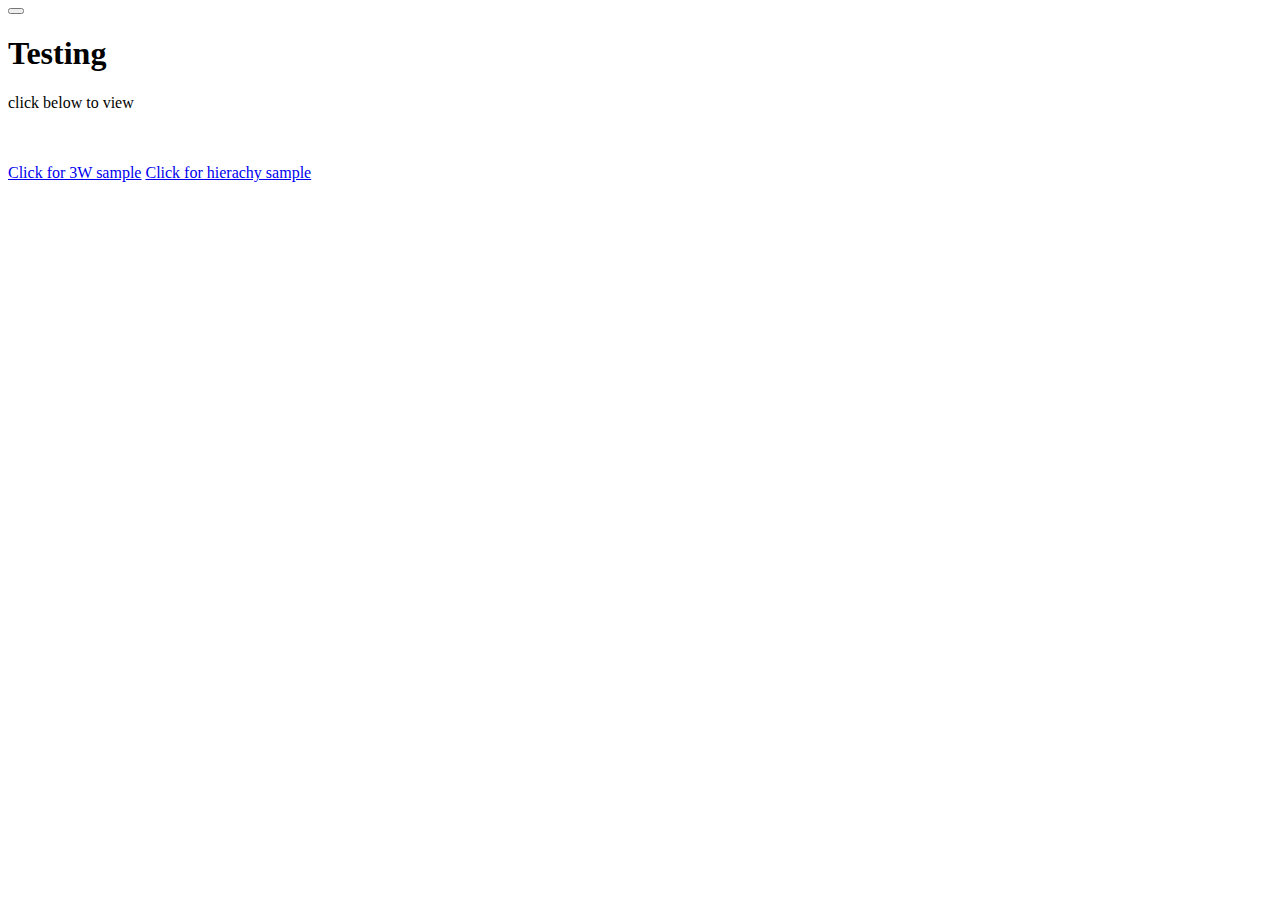
<file: index.html>
<html><head>
        <meta charset="utf-8">
        <meta name="viewport" content="width=device-width, initial-scale=1">
        <script type="text/javascript" src="http://cdnjs.cloudflare.com/ajax/libs/jquery/2.0.3/jquery.min.js"></script>
        <script type="text/javascript" src="http://netdna.bootstrapcdn.com/bootstrap/3.3.4/js/bootstrap.min.js"></script>
        <link href="http://cdnjs.cloudflare.com/ajax/libs/font-awesome/4.3.0/css/font-awesome.min.css" rel="stylesheet" type="text/css">
        <link href="http://pingendo.github.io/pingendo-bootstrap/themes/default/bootstrap.css" rel="stylesheet" type="text/css">
    </head><body>
        <div class="cover">
            <div class="navbar">
                <div class="container">
                    <div class="navbar-header">
                        <button type="button" class="navbar-toggle" data-toggle="collapse" data-target="#navbar-ex-collapse">
                            <span class="sr-only">Toggle navigation</span>
                            <span class="icon-bar"></span>
                            <span class="icon-bar"></span>
                            <span class="icon-bar"></span>
                        </button>
                    </div>
                    <div class="collapse navbar-collapse" id="navbar-ex-collapse"></div>
                </div>
            </div>
            <div class="cover-image" style="background-image: url(https://unsplash.imgix.net/photo-1418065460487-3e41a6c84dc5?q=25&amp;fm=jpg&amp;s=127f3a3ccf4356b7f79594e05f6c840e);"></div>
            <div class="container">
                <div class="row">
                    <div class="col-md-12 text-center">
                        <h1 class="text-inverse">Testing</h1>
                        <p class="text-inverse">click below to view</p>
                        <br>
                        <br>
                        <a class="btn btn-lg btn-success" href="3w.html">Click for 3W sample</a>
                        <a class="btn btn-info btn-lg" href="hierarchy.html">Click for hierachy sample</a>
                    </div>
                </div>
            </div>
        </div>
        
        
        
    

</body></html>
</file>
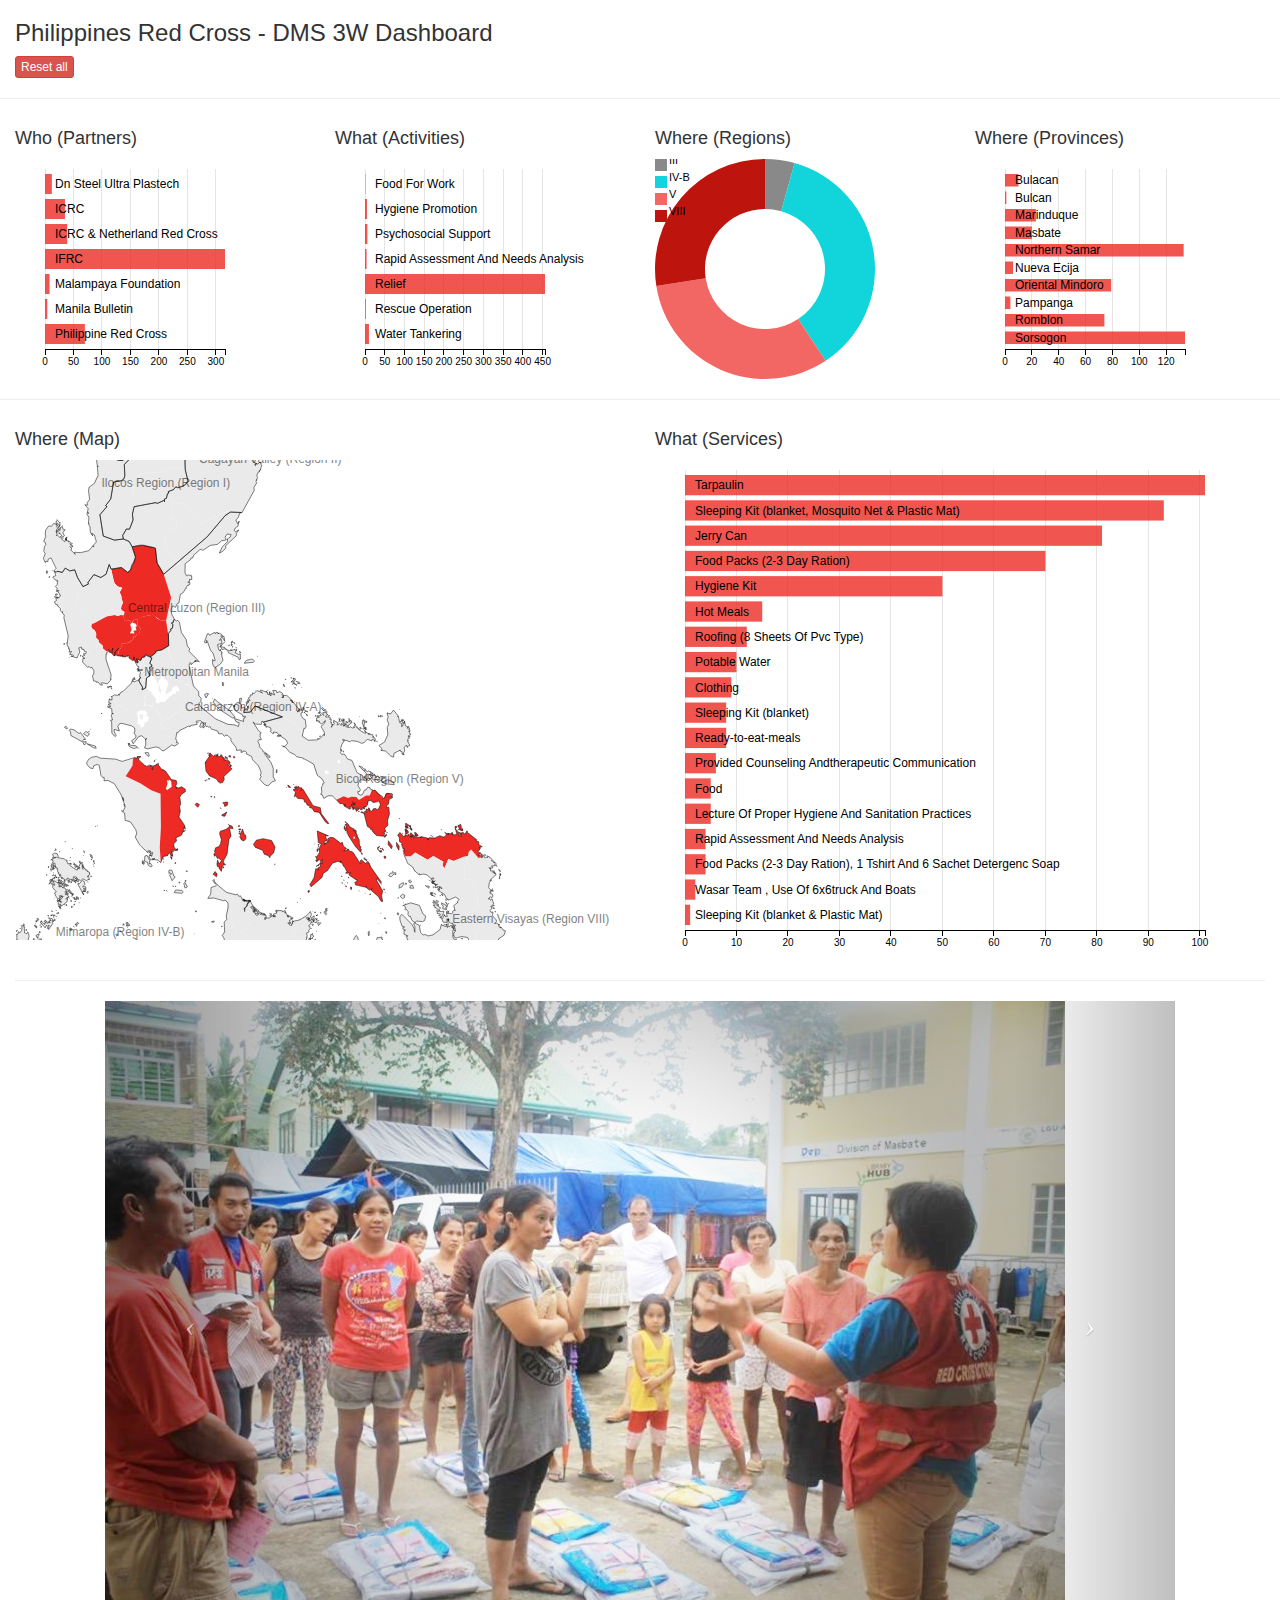
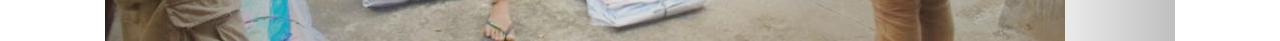
<file: 3w - Copy.html>
<html><head>
        <meta name="generator" content="HTML Tidy for HTML5 (experimental) for Windows https://github.com/w3c/tidy-html5/tree/c63cc39">
        <!-- saved from url=(0051)http://simonbjohnson.github.io/Hayian-3W-Dashboard/
        -->
        <title>PRC DMS 3W Dashboard</title>
        <meta charset="UTF-8">
        <meta name="viewport" content="width=device-width, initial-scale=1">
        <link rel="stylesheet" href="css/bootstrap.min.css">
        <link rel="stylesheet" type="text/css" href="css/dc.css">
        <link rel="stylesheet" type="text/css" href="css/site.css">
        <script src="js/jquery.js"></script>
        <script src="js/d3.min.js"></script>
        <script src="js/crossfilter.v1.min.js"></script>
        <script src="js/dc.js"></script>
        <script src="data/data.js"></script>
        <script src="data/regions.js"></script>
        <script src="data/provinces.js"></script>
        <script>
            (function(i,s,o,g,r,a,m){i['GoogleAnalyticsObject']=r;i[r]=i[r]||function(){
              (i[r].q=i[r].q||[]).push(arguments)},i[r].l=1*new Date();a=s.createElement(o),
              m=s.getElementsByTagName(o)[0];a.async=1;a.src=g;m.parentNode.insertBefore(a,m)
              })(window,document,'script','//www.google-analytics.com/analytics.js','ga');
            
              ga('create', 'UA-74489725-2', 'auto');
              ga('send', 'pageview');
        </script>
    </head><body>
        <div class="container-fluid">
            <!-- <div class="row">

                <div class="col-md-12">

                        <ul class="nav nav-tabs">

                                <li class="active">

                                        <a href="#">Home</a>

                                </li>

                                

                        </ul>

                </div>

        </div> -->
            <!-- Stack the columns on mobile by making one full-width and the other
            half-width -->
            <div class="row">
                <div class="col-xs-12 col-md-8">
                    <h3>Philippines Red Cross - DMS 3W Dashboard</h3>
                </div>
                <div class="col-xs-12 col-md-8">
                    <!-- <button type="button" <a class="reset btn btn-primary btn-sm" id="reset"
                    href="javascript:dc.filterAll();dc.redrawAll();">Reset all</a></button>  -->
                    <a class="btn btn-danger btn-xs" id="reset" href="javascript:dc.filterAll();dc.redrawAll();" contenteditable="false">Reset all</a>
                    <!-- <a class="btn btn-default" id="reset" href="javascript:dc.filterAll();dc.redrawAll();">Reset all</a>
 -->
                </div>
                <!-- <div id="count-info" class="col-xs-8">selected out of records.</div> --></div>
            <!-- Columns start at 50% wide on mobile and bump up to 33.3% wide
            on desktop -->
            <div class="row">
                <hr class="divider">
                <div class="col-xs-6 col-md-3">
                    <h4>Who (Partners)</h4>
                    <div id="who-by"></div>
                </div>
                <div class="col-xs-6 col-md-3">
                    <h4>What (Activities)</h4>
                    <div id="what-activity"></div>
                </div>
                <div class="col-xs-6 col-md-3">
                    <h4>Where (Regions)</h4>
                    <div id="where-region"></div>
                </div>
                <div class="col-xs-6 col-md-3">
                    <h4>Where (Provinces)</h4>
                    <div id="where-province"></div>
                </div>
            </div>
            <div class="row">
                <hr class="divider">
                <div class="col-xs-12 col-md-6">
                    <h4>Where (Map)</h4>
                    <div id="map"></div>
                </div>
                <div class="col-xs-12 col-md-6">
                    <h4>What (Services)</h4>
                    <div id="what-services"></div>
                </div>
            </div>
            <script src="js/site.js"></script>
            <hr class="divider">
        </div><div class="section"><div class="container"><div class="row"><div class="col-md-12"><div id="carousel-1" data-interval="false" class="carousel slide" data-ride="carousel"><div class="carousel-inner"><div class="item active" id="1"><img src="images\2016_NONA_Masbate1.jpg"></div><div class="hidden-sm item" id="2"><img src="images\2016_NONA_Masbate2.jpg"></div></div><a class="left carousel-control" href="#carousel-example" data-slide="prev"><i class="icon-prev  fa fa-angle-left"></i></a><a class="right carousel-control" href="#carousel-example" data-slide="next"><i class="icon-next fa fa-angle-right"></i></a></div></div></div></div></div>
    

</body></html>
</file>
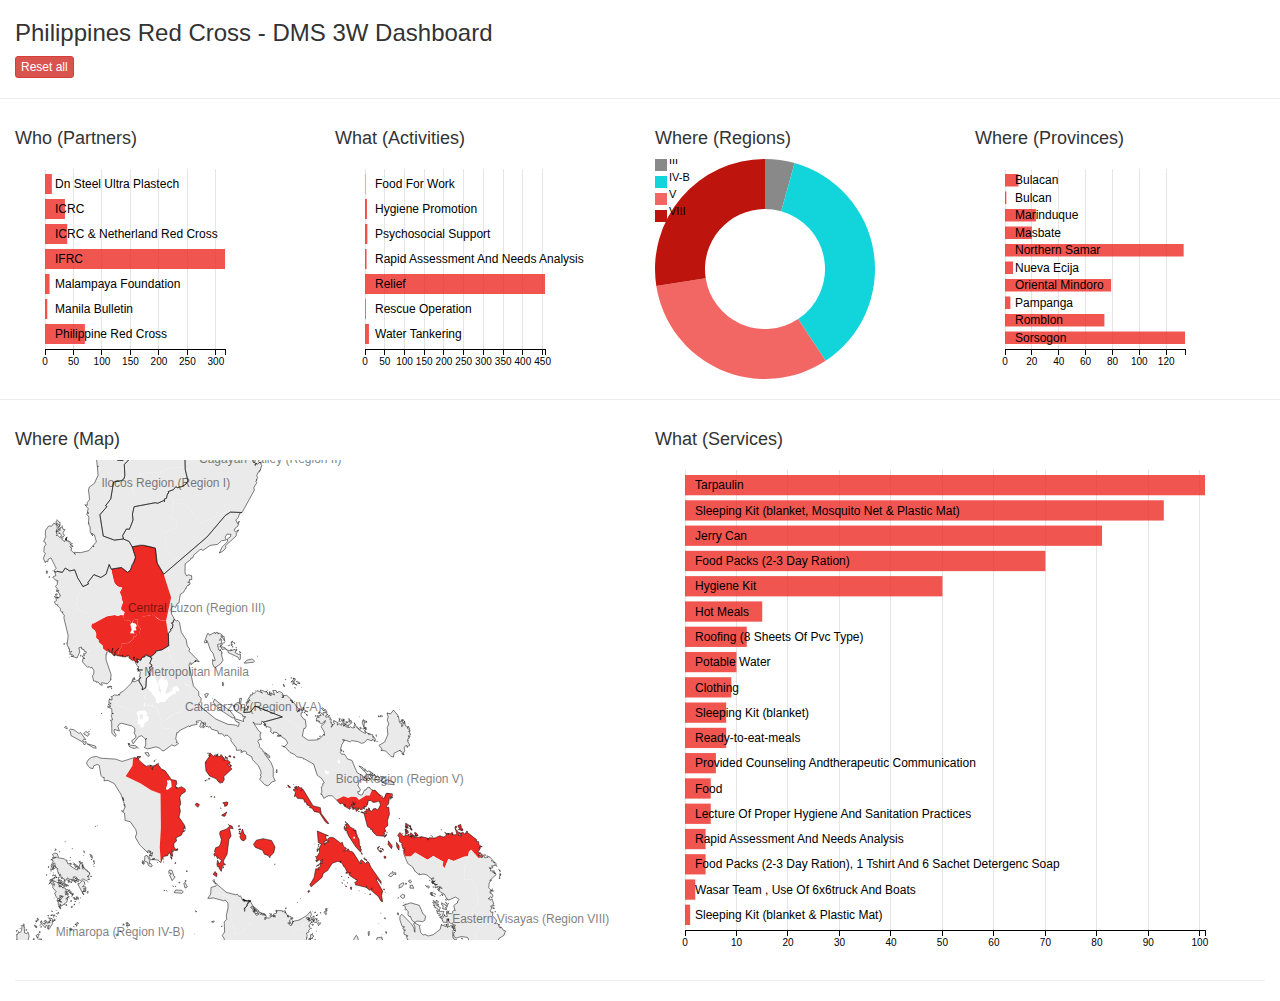
<file: index2.html>
<html><head>
        <meta name="generator" content="HTML Tidy for HTML5 (experimental) for Windows https://github.com/w3c/tidy-html5/tree/c63cc39">
        <!-- saved from url=(0051)http://simonbjohnson.github.io/Hayian-3W-Dashboard/
        -->
        <title>PRC DMS 3W Dashboard</title>
        <meta charset="UTF-8">
        <meta name="viewport" content="width=device-width, initial-scale=1">
        <link rel="stylesheet" href="css/bootstrap.min.css">
        <link rel="stylesheet" type="text/css" href="css/dc.css">
        <link rel="stylesheet" type="text/css" href="css/site.css">
        <script src="js/jquery.js"></script>
        <script src="js/d3.min.js"></script>
        <script src="js/crossfilter.v1.min.js"></script>
        <script src="js/dc.js"></script>
        <script src="data/data.js"></script>
        <script src="data/regions.js"></script>
        <script src="data/provinces.js"></script>
        <script>
            (function(i,s,o,g,r,a,m){i['GoogleAnalyticsObject']=r;i[r]=i[r]||function(){
              (i[r].q=i[r].q||[]).push(arguments)},i[r].l=1*new Date();a=s.createElement(o),
              m=s.getElementsByTagName(o)[0];a.async=1;a.src=g;m.parentNode.insertBefore(a,m)
              })(window,document,'script','//www.google-analytics.com/analytics.js','ga');
            
              ga('create', 'UA-74489725-2', 'auto');
              ga('send', 'pageview');
        </script>
    </head><body>
        <div class="container-fluid">
            <!-- <div class="row">

                <div class="col-md-12">

                        <ul class="nav nav-tabs">

                                <li class="active">

                                        <a href="#">Home</a>

                                </li>

                                

                        </ul>

                </div>

        </div> -->
            <!-- Stack the columns on mobile by making one full-width and the other
            half-width -->
            <div class="row">
                <div class="col-xs-12 col-md-8">
                    <h3>Philippines Red Cross - DMS 3W Dashboard</h3>
                </div>
                <div class="col-xs-12 col-md-8">
                    <!-- <button type="button" <a class="reset btn btn-primary btn-sm" id="reset"
                    href="javascript:dc.filterAll();dc.redrawAll();">Reset all</a></button>  -->
                    <a class="btn btn-danger btn-xs" id="reset" href="javascript:dc.filterAll();dc.redrawAll();" contenteditable="false">Reset all</a>
                    <!-- <a class="btn btn-default" id="reset" href="javascript:dc.filterAll();dc.redrawAll();">Reset all</a>
 -->
                </div>
                <!-- <div id="count-info" class="col-xs-8">selected out of records.</div> -->
                
            </div>
            <!-- Columns start at 50% wide on mobile and bump up to 33.3% wide on
            desktop -->
            <div class="row">
                <hr class="divider">
                <div class="col-xs-6 col-md-3">
                    <h4>Who (Partners)</h4>
                    <div id="who-by"></div>
                </div>
                <div class="col-xs-6 col-md-3">
                    <h4>What (Activities)</h4>
                    <div id="what-activity"></div>
                </div>
                <div class="col-xs-6 col-md-3">
                    <h4>Where (Regions)</h4>
                    <div id="where-region"></div>
                </div>
                <div class="col-xs-6 col-md-3">
                    <h4>Where (Provinces)</h4>
                    <div id="where-province"></div>
                </div>
            </div>
            <div class="row">
                <hr class="divider">
                <div class="col-xs-12 col-md-6">
                    <h4>Where (Map)</h4>
                    <div id="map"></div>
                </div>
                <div class="col-xs-12 col-md-6">
                    <h4>What (Services)</h4>
                    <div id="what-services"></div>
                </div>
            </div>
            <script src="js/site.js"></script>
            <hr class="divider">
        </div>
    

</body></html>
</file>
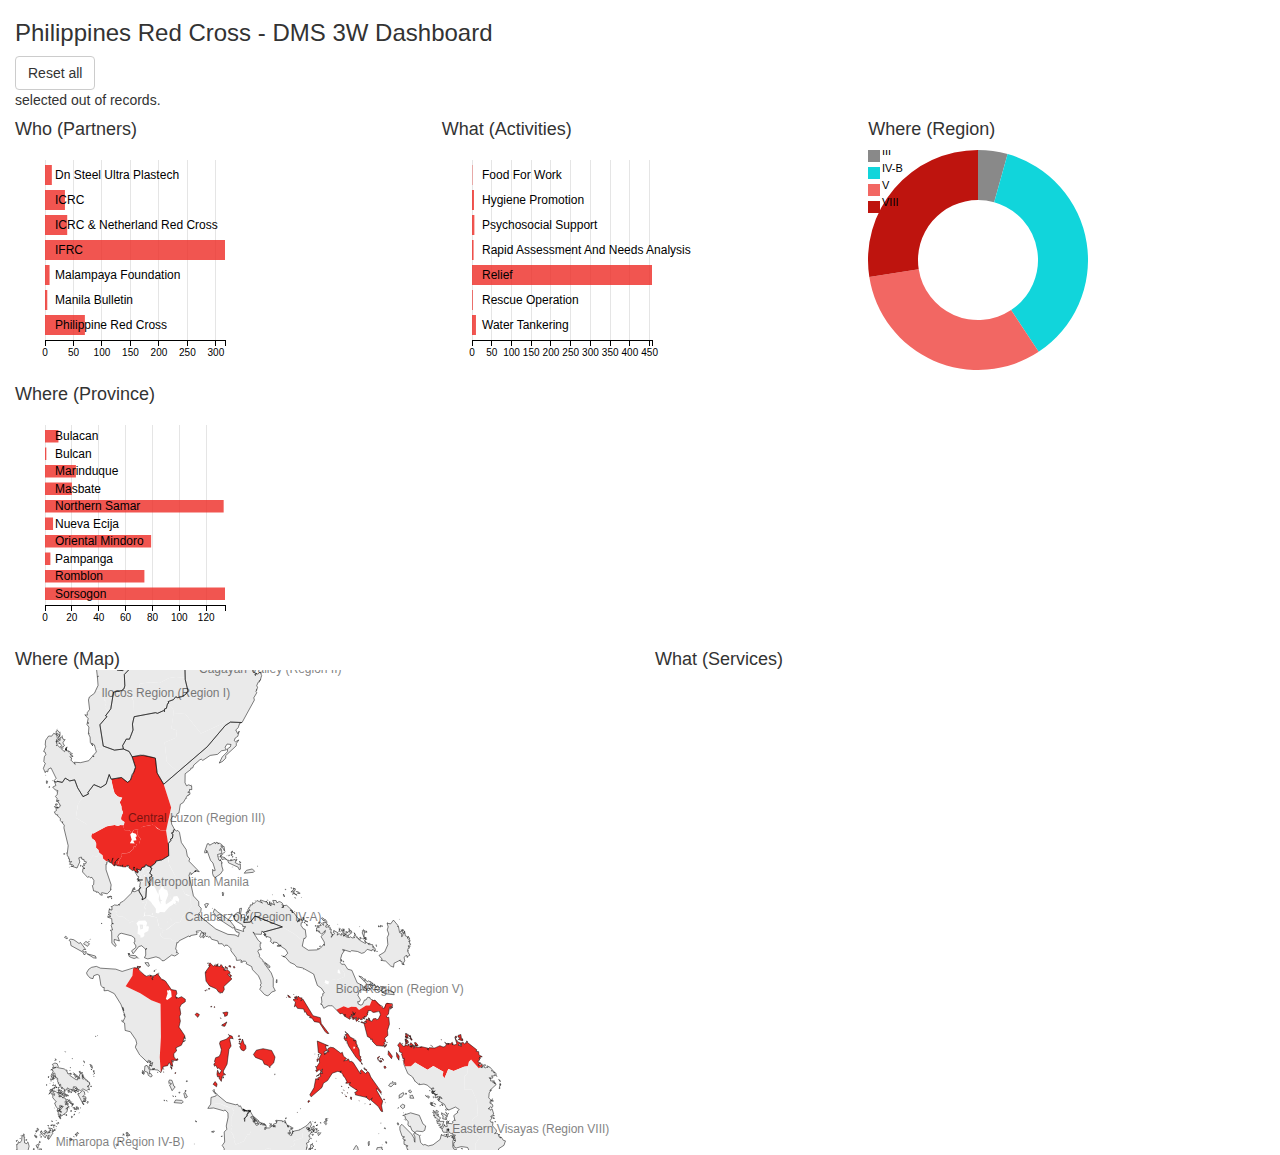
<file: index_style2.html>
<!DOCTYPE html>
<html lang="en">
  <head>
    <meta name="generator"
    content="HTML Tidy for HTML5 (experimental) for Windows https://github.com/w3c/tidy-html5/tree/c63cc39" />
	<!-- saved from url=(0051)http://simonbjohnson.github.io/Hayian-3W-Dashboard/ -->
    <title>PRC DMS 3W Dashboard</title>
    <meta charset="UTF-8" />
    <meta name="viewport" content="width=device-width, initial-scale=1" />
    <link rel="stylesheet" href="css/bootstrap.min.css" />
    <link rel="stylesheet" type="text/css" href="css/dc.css" />
    <link rel="stylesheet" type="text/css" href="css/site.css" />
    <script src="js/jquery.js"></script>
    <script src="js/d3.min.js"></script>
    <script src="js/crossfilter.v1.min.js"></script>
    <script src="js/dc.js"></script>
    <script src="data/data.js"></script>
    <script src="data/regions.js"></script>
    <script src="data/provinces.js"></script>
  </head>
  <body>
    <div class="container-fluid">
	
	
<!-- 	<div class="row">
		<div class="col-md-12">
			<ul class="nav nav-tabs">
				<li class="active">
					<a href="#">Home</a>
				</li>
				
			</ul>
		</div>
	</div> -->
      <!-- Stack the columns on mobile by making one full-width and the other half-width -->
      <div class="row">
        <div class="col-xs-12 col-md-8">
          <h3>Philippines Red Cross - DMS 3W Dashboard</h3>
        </div>
        <div class="col-xs-12 col-md-8">
          <!-- <button type="button" <a class="reset btn btn-primary btn-sm" id="reset" href="javascript:dc.filterAll();dc.redrawAll();">Reset all</a></button>  -->
          <a class="btn btn-default" id="reset" href="javascript:dc.filterAll();dc.redrawAll();">Reset all</a>
        </div>
        <div id="count-info" class="col-xs-8">selected out of records.</div>
        <div class="col-xs-6 col-md-4"></div>
      </div>
      <!-- Columns start at 50% wide on mobile and bump up to 33.3% wide on desktop -->
      <div class="row">
        <div class="col-xs-6 col-md-4">
          <h4>Who (Partners)</h4>
          <div id="who-by"></div>
        </div>
        
        <div class="col-xs-6 col-md-4">
          <h4>What (Activities)</h4>
          <div id="what-activity"></div>
        </div>
        
        <div class="col-xs-6 col-md-4">
          <h4>Where (Region)</h4>
          <div id="where-region"></div>
        </div>
        <div class="col-xs-6 col-md-4">
          <h4>Where (Province)</h4>
          <div id="where-province"></div>
        </div>
      </div>
	  
	  
	  
	  <div class="row">
          <div class="col-md-6">
            <h4>Where (Map)<div id="map"></div></h4>
          </div>
		  <div class="col-md-6">
          <h4>What (Services)
          <div id="organisation"></div></h4>
        </div>
        </div>
      <!-- Columns are always 50% wide, on mobile and desktop -->
      <!--  <h4>Who to</h4>
      <div id="who-to"></div>
      
      <h4>What items</h4>
      <div id="what-items"></div>
      
      <h4>Where (Province)</h4>
      <div id="where-activity"></div>
      <h4>Activities</h4>
      <div id="activity"></div>
      <h4>Region</h4>
      <div id="country"></div>  -->
      <script src="js/site.js"></script>
    </div>
  </body>
</html>
</file>
<file: css/dc.css>
div.dc-chart {
    float: left;
}

.dc-chart rect.bar {
    stroke: none;
    cursor: pointer;
}

.dc-chart rect.bar:hover {
    fill-opacity: .5;
}

.dc-chart rect.stack1 {
    stroke: none;
    fill: red;
}

.dc-chart rect.stack2 {
    stroke: none;
    fill: green;
}

.dc-chart rect.deselected {
    stroke: none;
    fill: #ccc;
}

.dc-chart .empty-chart .pie-slice path {
    fill: #FFEEEE;
    cursor: default;
}

.dc-chart .empty-chart .pie-slice {
    cursor: default;
}

.dc-chart .pie-slice {
    fill: white;
    font-size: 12px;
    cursor: pointer;
}

.dc-chart .pie-slice.external{
    fill: black;
}

.dc-chart .pie-slice :hover {
    fill-opacity: .8;
}

.dc-chart .pie-slice.highlight {
    fill-opacity: .8;
}

.dc-chart .pie-path {
  fill:none;
  stroke-width: 2px;
  stroke: black;
  opacity: 0.4;
}

.dc-chart .selected path {
    stroke-width: 3;
    stroke: #ccc;
    fill-opacity: 1;
}

.dc-chart .deselected path {
    stroke: none;
    fill-opacity: .5;
    fill: #ccc;
}

.dc-chart .axis path,
.dc-chart .axis line {
    fill: none;
    stroke: #000;
    shape-rendering: crispEdges;
}

.dc-chart .axis text {
    font: 10px sans-serif;
}

.dc-chart .grid-line,
.dc-chart .axis .grid-line {
    fill: none;
    stroke: #ccc;
    opacity: .5;
    shape-rendering: crispEdges;
}

.dc-chart .grid-line line,
.dc-chart .axis .grid-line line {
    fill: none;
    stroke: #ccc;
    opacity: .5;
    shape-rendering: crispEdges;
}

.dc-chart .brush rect.background {
    z-index: -999;
}

.dc-chart .brush rect.extent {
    fill: steelblue;
    fill-opacity: .125;
}

.dc-chart .brush .resize path {
    fill: #eee;
    stroke: #666;
}

.dc-chart path.line {
    fill: none;
    stroke-width: 1.5px;
}

.dc-chart circle.dot {
    stroke: none;
}

.dc-chart g.dc-tooltip path {
    fill: none;
    stroke: grey;
    stroke-opacity: .8;
}

.dc-chart path.area {
    fill-opacity: .3;
    stroke: none;
}

.dc-chart .node {
    font-size: 0.7em;
    cursor: pointer;
}

.dc-chart .node :hover {
    fill-opacity: .8;
}

.dc-chart .selected circle {
    stroke-width: 3;
    stroke: #ccc;
    fill-opacity: 1;
}

.dc-chart .deselected circle {
    stroke: none;
    fill-opacity: .5;
    fill: #ccc;
}

.dc-chart .bubble {
    stroke: none;
    fill-opacity: 0.6;
}

.dc-data-count {
    float: right;
    margin-top: 15px;
    margin-right: 15px;
}

.dc-data-count .filter-count {
    color: #3182bd;
    font-weight: bold;
}

.dc-data-count .total-count {
    color: #3182bd;
    font-weight: bold;
}

.dc-data-table {
}

.dc-chart g.state {
    cursor: pointer;
}

.dc-chart g.state :hover {
    fill-opacity: .8;
}

.dc-chart g.state path {
    stroke: white;
}

.dc-chart g.selected path {
}

.dc-chart g.deselected path {
    fill: grey;
}

.dc-chart g.selected text {
}

.dc-chart g.deselected text {
    display: none;
}

.dc-chart g.county path {
    stroke: white;
    fill: none;
}

.dc-chart g.debug rect {
    fill: blue;
    fill-opacity: .2;
}

.dc-chart g.row rect {
    fill-opacity: 0.8;
    cursor: pointer;
}

.dc-chart g.row rect:hover {
    fill-opacity: 0.6;
}

.dc-chart g.row text {
    fill: white;
    font-size: 12px;
    cursor: pointer;
}

.dc-legend {
    font-size: 11px;
}

.dc-legend-item {
    cursor: pointer;
}

.dc-chart g.axis text {
    /* Makes it so the user can't accidentally click and select text that is meant as a label only */
    -webkit-user-select: none; /* Chrome/Safari */
    -moz-user-select: none; /* Firefox */
    -ms-user-select: none; /* IE10 */
    -o-user-select: none;
    user-select: none;
    pointer-events: none;
}

.dc-chart path.highlight {
    stroke-width: 3;
    fill-opacity: 1;
    stroke-opacity: 1;
}

.dc-chart .highlight {
    fill-opacity: 1;
    stroke-opacity: 1;
}

.dc-chart .fadeout {
    fill-opacity: 0.2;
    stroke-opacity: 0.2;
}

.dc-chart path.dc-symbol,
g.dc-legend-item.fadeout {
    fill-opacity: 0.5;
    stroke-opacity: 0.5;
}

.dc-hard .number-display {
    float: none;
}

.dc-chart .box text {
    font: 10px sans-serif;
    -webkit-user-select: none; /* Chrome/Safari */
    -moz-user-select: none; /* Firefox */
    -ms-user-select: none; /* IE10 */
    -o-user-select: none;
    user-select: none;
    pointer-events: none;
}

.dc-chart .box line,
.dc-chart .box circle {
    fill: #fff;
    stroke: #000;
    stroke-width: 1.5px;
}

.dc-chart .box rect {
    stroke: #000;
    stroke-width: 1.5px;
}

.dc-chart .box .center {
    stroke-dasharray: 3,3;
}

.dc-chart .box .outlier {
    fill: none;
    stroke: #ccc;
}

.dc-chart .box.deselected .box {
    fill: #ccc;
}

.dc-chart .box.deselected {
    opacity: .5;
}

.dc-chart .symbol{
    stroke: none;
}

.dc-chart .heatmap .box-group.deselected rect {
    stroke: none;
    fill-opacity: .5;
    fill: #ccc;
}

.dc-chart .heatmap g.axis text {
    pointer-events: all;
    cursor: pointer;
}
</file>
<file: css/site.css>
h1, h3 {
    display: inline-block;
}

.piechart{
    min-width: 200px;
}

.leftdiv{
    min-width: 700px;
}

.btn-sm {
    margin: 0px 0px 0px -15px;
}

#maptitle {
    margin-left:-18px;
}

.container{
    width:1100px;
}

.dc-chart g.row text {
    fill: black;
}

.dc-chart .pie-slice {
    fill:black;
}
</file>
